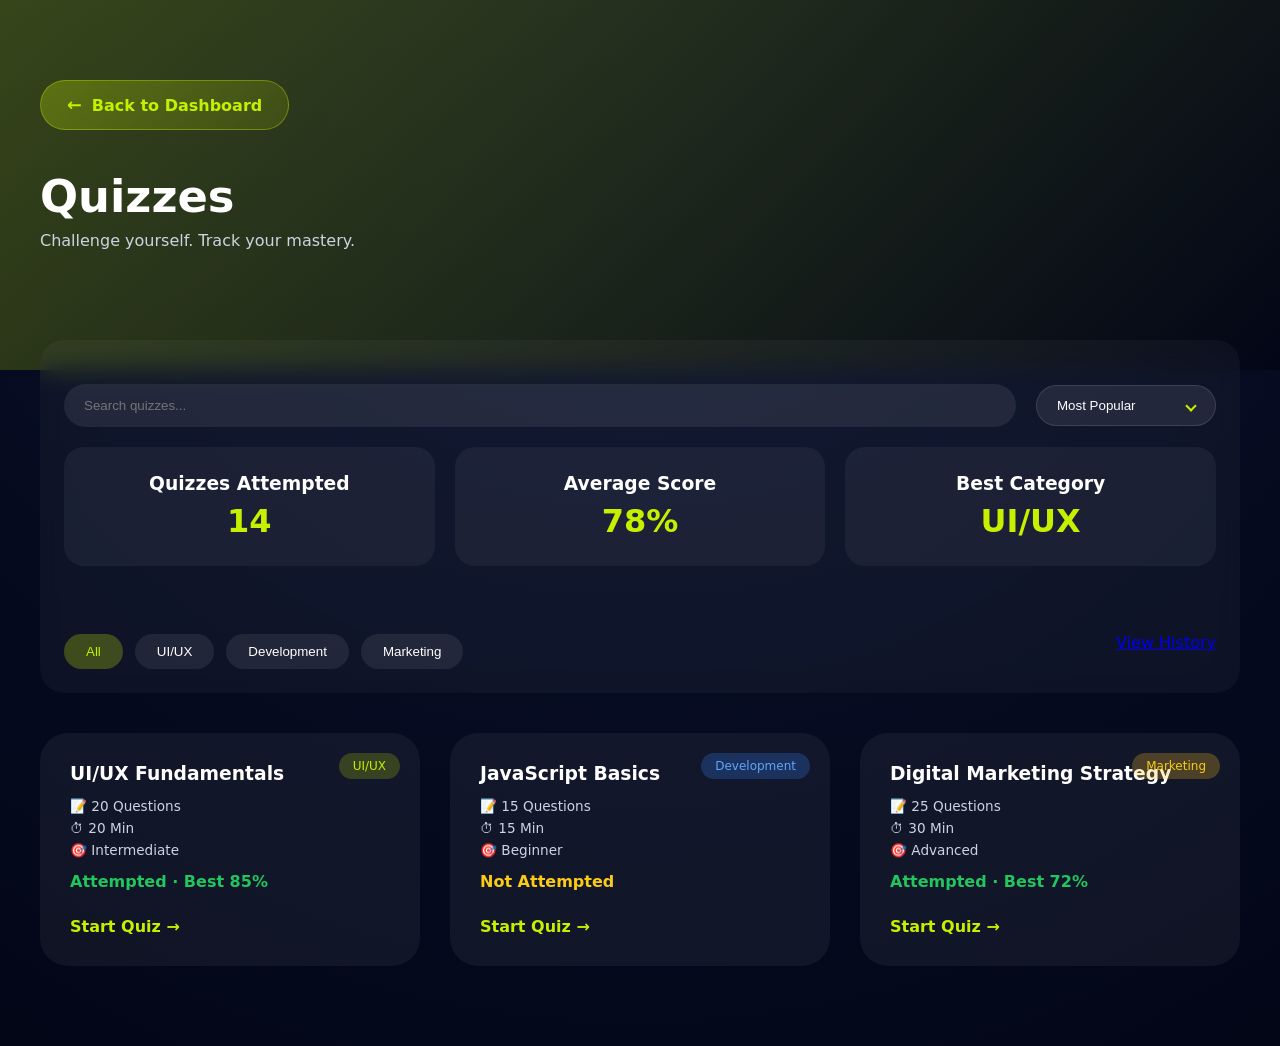
<file: allquiz.html>
<!DOCTYPE html>
<html lang="en">
<head>
  <meta charset="UTF-8">
  <meta name="viewport" content="width=device-width, initial-scale=1.0">
  <title>Educado LMS | Quizzes</title>

  <link rel="stylesheet" href="css/allquiz.css">
  <link rel="stylesheet" href="css/responsive.css">
</head>

<body>

<main class="quizzes-page">

    
  <!-- =============================
       PAGE HEADER
  ============================= -->
<section class="quiz-hero">
  <div class="hero-inner">

    <a href="dashboard.html" class="back-home-btn">
      <span class="icon">←</span>
      <span class="text">Back to Dashboard</span>
    </a>

    <h1>Quizzes</h1>
    <p>Challenge yourself. Track your mastery.</p>

  </div>
</section>


  <!-- =============================
     TOOLBAR
============================= -->
<section class="quiz-toolbar">

    <div class="first-row">

  <!-- ROW 1: SEARCH + SORT -->
  <div class="toolbar-row">
    <input 
      type="text" 
      id="searchQuiz" 
      placeholder="Search quizzes..."
      class="search-input"
    />

  <!-- SORT DROPDOWN -->
<div class="sort-dropdown" id="sortDropdown">
  <button class="sort-trigger">
    <span id="selectedSort">Most Popular</span>
    <i class="arrow"></i>
  </button>

  <ul class="sort-menu">
    <li class="active">Most Popular</li>
    <li>Newest</li>
    <li>Highest Rated</li>
  </ul>
</div>

</div>
<!-- =============================
     QUIZ INSIGHTS
============================= -->
<section class="quiz-insights">

  <div class="insight-card">
    <h3>Quizzes Attempted</h3>
    <strong>14</strong>
  </div>

  <div class="insight-card">
    <h3>Average Score</h3>
    <strong>78%</strong>
  </div>

  <div class="insight-card">
    <h3>Best Category</h3>
    <strong>UI/UX</strong>
  </div>

</section>

  <!-- ROW 2: FILTER TABS -->
   <div class="filter-history-div">
  <div class="filter-tabs">
    <button class="filter-btn active" data-category="all">All</button>
    <button class="filter-btn" data-category="uiux">UI/UX</button>
    <button class="filter-btn" data-category="development">Development</button>
    <button class="filter-btn" data-category="marketing">Marketing</button>
  </div>

<a href="quiz-history.html">View History</a>

  </div>

</section>


  <!-- =============================
       QUIZ GRID
  ============================= -->
  <section class="quiz-grid" id="quizGrid">

    <!-- QUIZ CARD -->
    <div class="quiz-card" data-title="UI UX Fundamentals" data-category="uiux">
      <div class="quiz-badge">UI/UX</div>

      <h3>UI/UX Fundamentals</h3>

      <div class="quiz-info">
        <span>📝 20 Questions</span>
        <span>⏱ 20 Min</span>
        <span>🎯 Intermediate</span>
      </div>

      <div class="quiz-status attempted">Attempted · Best 85%</div>

      <a href="quiz.html" class="start-btn">Start Quiz →</a>
    </div>

    <div class="quiz-card" data-title="JavaScript Basics" data-category="development">
      <div class="quiz-badge dev">Development</div>

      <h3>JavaScript Basics</h3>

      <div class="quiz-info">
        <span>📝 15 Questions</span>
        <span>⏱ 15 Min</span>
        <span>🎯 Beginner</span>
      </div>

      <div class="quiz-status new">Not Attempted</div>

      <a href="quiz.html" class="start-btn">Start Quiz →</a>
    </div>

    <div class="quiz-card" data-title="Digital Marketing Strategy" data-category="marketing">
      <div class="quiz-badge marketing">Marketing</div>

      <h3>Digital Marketing Strategy</h3>

      <div class="quiz-info">
        <span>📝 25 Questions</span>
        <span>⏱ 30 Min</span>
        <span>🎯 Advanced</span>
      </div>

      <div class="quiz-status attempted">Attempted · Best 72%</div>

      <a href="quiz.html" class="start-btn">Start Quiz →</a>
    </div>

  </section>

</main>

<script src="js/allquiz.js"></script>
</body>
</html>
</file>
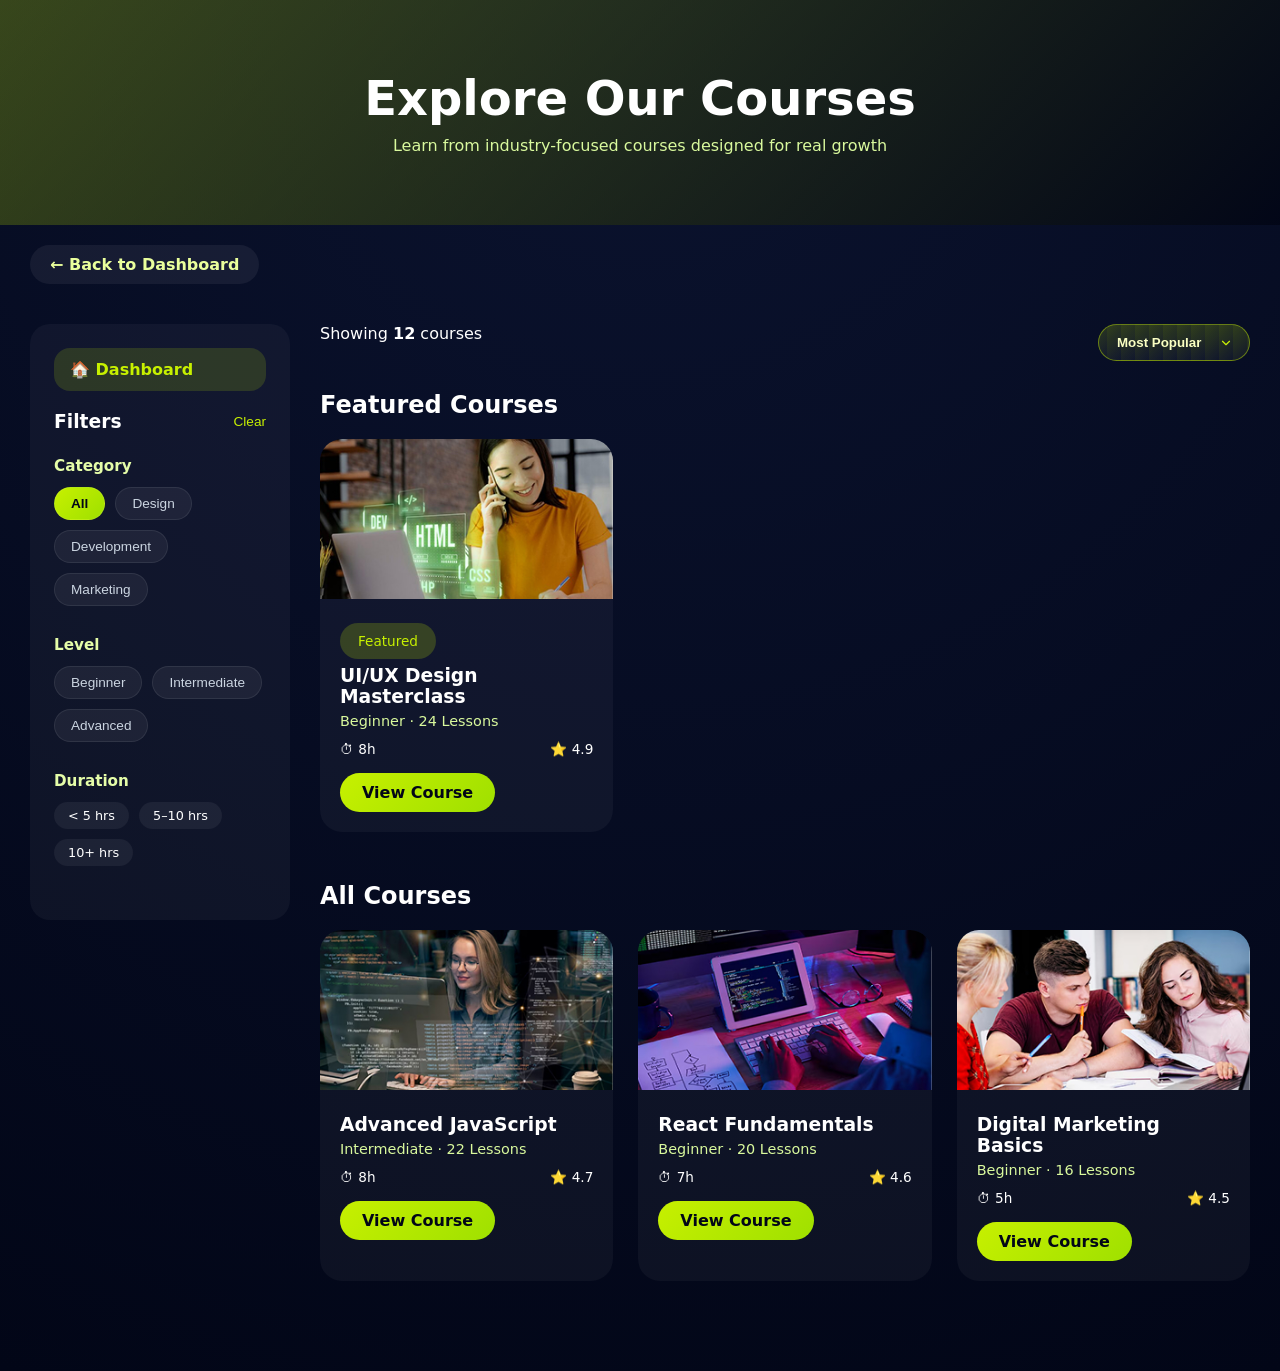
<file: courses.html>
<!DOCTYPE html>
<html lang="en">
<head>
  <meta charset="UTF-8" />
  <meta name="viewport" content="width=device-width, initial-scale=1.0"/>
  <title>Educado LMS | Courses</title>

  <link rel="stylesheet" href="css/courses.css">
  <link rel="stylesheet" href="css/responsive.css">
</head>

<body>

<div class="courses-page">

  <!-- HERO / BANNER -->
  <section class="courses-hero">
    <div class="hero-content">
      <h1>Explore Our Courses</h1>
      <p>Learn from industry-focused courses designed for real growth</p>
    </div>
  </section>

  <!-- =============================
     PAGE NAVIGATION
============================= -->
<div class="page-nav">
  <a href="dashboard.html" class="back-btn">
    ← Back to Dashboard
  </a>
</div>


  <!-- MAIN LAYOUT -->
  <div class="courses-layout">

    <!-- SIDEBAR (OPTIONAL) -->
<aside class="courses-sidebar">

<!-- =============================
     SIDEBAR NAVIGATION
============================= -->
<a href="dashboard.html" class="sidebar-home">
  🏠 Dashboard
</a>

  <div class="sidebar-header">
    <h3>Filters</h3>
    <button class="clear-btn">Clear</button>
  </div>

  <!-- CATEGORY -->
  <div class="filter-block">
    <h4>Category</h4>
    <div class="filter-pills">
      <button class="pill active">All</button>
      <button class="pill">Design</button>
      <button class="pill">Development</button>
      <button class="pill">Marketing</button>
    </div>
  </div>

  <!-- LEVEL -->
  <div class="filter-block">
    <h4>Level</h4>
    <div class="filter-pills">
      <button class="pill">Beginner</button>
      <button class="pill">Intermediate</button>
      <button class="pill">Advanced</button>
    </div>
  </div>

  <!-- DURATION -->
  <div class="filter-block">
    <h4>Duration</h4>
    <div class="duration-tags">
      <span>&lt; 5 hrs</span>
      <span>5–10 hrs</span>
      <span>10+ hrs</span>
    </div>
  </div>

</aside>


    <!-- CONTENT -->
    <main class="courses-content">

      <!-- TOP CONTROLS -->
      <div class="courses-topbar">
        <span>Showing <strong>12</strong> courses</span>

        <select class="sort-select">
          <option>Most Popular</option>
          <option>Newest</option>
          <option>Highest Rated</option>
        </select>
      </div>

      <!-- FEATURED -->
      <section class="featured-section">
        <h2>Featured Courses</h2>

        <div class="course-grid">

          <div class="course-card featured">
            <img src="Images/quix-img/Rectangle 57-2.jpg" alt="">
            <div class="course-body">
              <span class="badge">Featured</span>
              <h3>UI/UX Design Masterclass</h3>
              <p>Beginner · 24 Lessons</p>
              <div class="meta">
                <span>⏱ 8h</span>
                <span>⭐ 4.9</span>
              </div>
              <a href="course-detail.html" class="course-btn">View Course</a>
            </div>
          </div>

        </div>
      </section>



      <!-- ALL COURSES -->
      <section class="all-courses">
        <h2>All Courses</h2>

        <div class="course-grid">

          <div class="course-card">
            <img src="Images/quix-img/Rectangle 57-3.jpg" alt="">
            <div class="course-body">
              <h3>Advanced JavaScript</h3>
              <p>Intermediate · 22 Lessons</p>
              <div class="meta">
                <span>⏱ 8h</span>
                <span>⭐ 4.7</span>
              </div>
              <a href="#" class="course-btn">View Course</a>
            </div>
          </div>

          <div class="course-card">
            <img src="Images/quix-img/Rectangle 57-4.jpg" alt="">
            <div class="course-body">
              <h3>React Fundamentals</h3>
              <p>Beginner · 20 Lessons</p>
              <div class="meta">
                <span>⏱ 7h</span>
                <span>⭐ 4.6</span>
              </div>
              <a href="#" class="course-btn">View Course</a>
            </div>
          </div>

          <div class="course-card">
            <img src="Images/quix-img/Rectangle 57-7.jpg" alt="">
            <div class="course-body">
              <h3>Digital Marketing Basics</h3>
              <p>Beginner · 16 Lessons</p>
              <div class="meta">
                <span>⏱ 5h</span>
                <span>⭐ 4.5</span>
              </div>
              <a href="#" class="course-btn">View Course</a>
            </div>
          </div>

        </div>
      </section>

    </main>

  </div>

</div>

<script src="js/courses.js"></script>
</body>
</html>
</file>
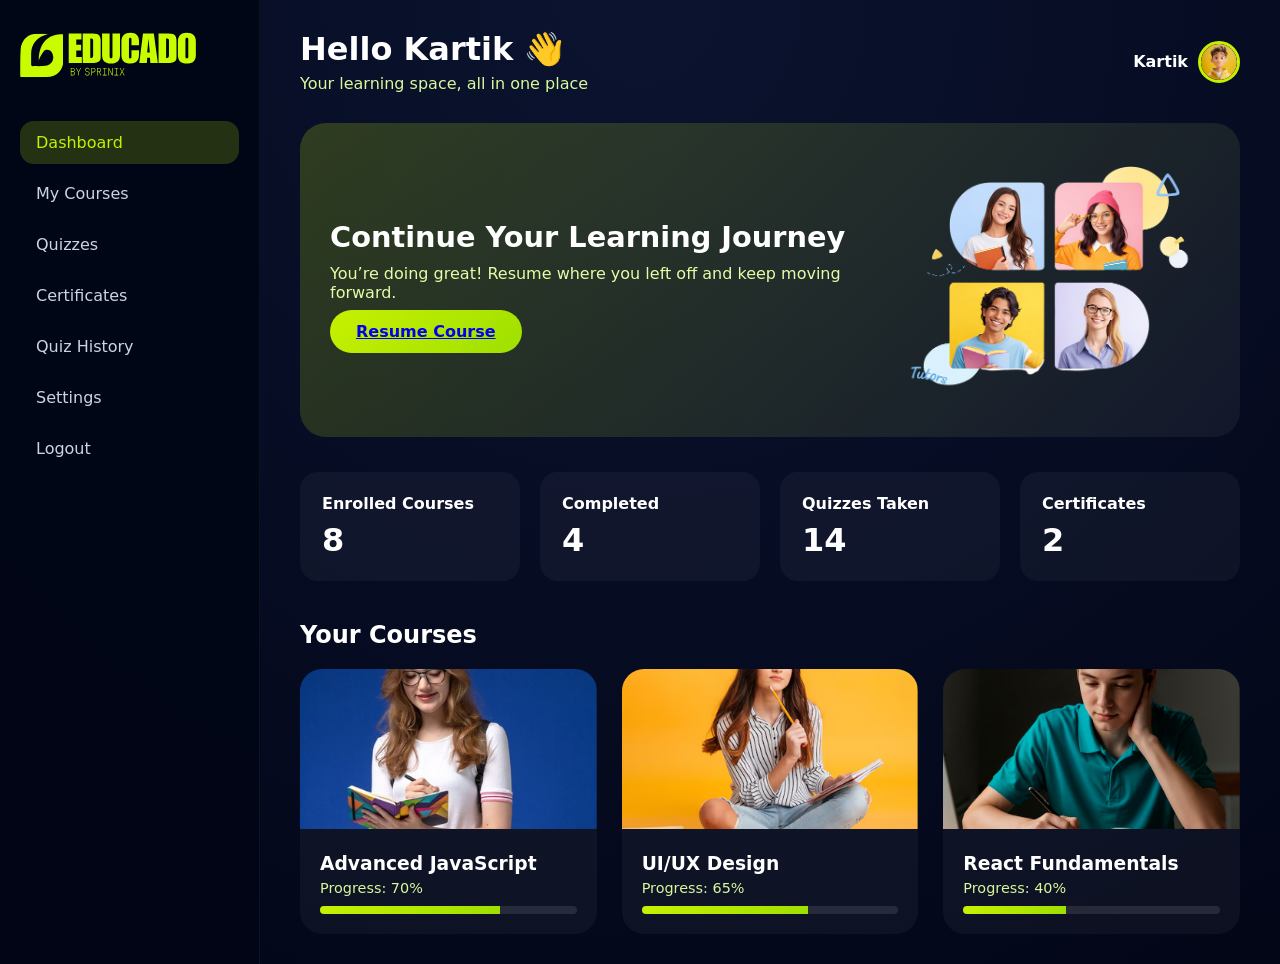
<file: dashboard.html>
<!DOCTYPE html>
<html lang="en">
<head>
  <meta charset="UTF-8" />
  <meta name="viewport" content="width=device-width, initial-scale=1.0"/>
  <title>Educado LMS | Dashboard</title>

  <link rel="stylesheet" href="css/dashboard.css">
  <link rel="stylesheet" href="css/responsive.css">
</head>

<body>

<div class="dashboard-layout">

  <!-- =============================
       SIDEBAR
  ============================= -->
  <aside class="sidebar">
    <div class="brand">
      <img src="Images/edu-logo.svg" alt="Educado">
    </div>

    <nav class="nav-links">
      <a class="active" href="dashboard.html">Dashboard</a>
      <a href="courses.html">My Courses</a>
      <a href="allquiz.html">Quizzes</a>
      <a href="result.html">Certificates</a>
      <a href="quiz-history.html">Quiz History</a>
      <a href="#">Settings</a>
      <a href="login.html">Logout</a>
    </nav>
  </aside>

  <!-- =============================
       MAIN CONTENT
  ============================= -->
  <main class="main-content">

    <!-- =============================
         TOP BAR
    ============================= -->
    <header class="topbar">
      <div>
        <h1>Hello Kartik 👋</h1>
        <p class="subtitle">Your learning space, all in one place</p>
      </div>

      <a href="profile.html" class="user-chip">
        <span>Kartik</span>
        <img src="Images/user.svg" alt="User">
      </a>
    </header>

    <!-- =============================
         HERO HIGHLIGHT
    ============================= -->
    <section class="highlight-card">
      <div class="highlight-text">
        <h2>Continue Your Learning Journey</h2>
        <p>You’re doing great! Resume where you left off and keep moving forward.</p>
        <a href="course-detail.html" class="primary-btn">Resume Course</a>
      </div>

      <div class="highlight-image">
        <img src="Images/hero-img.png" alt="Course">
      </div>
    </section>

    <!-- =============================
         KPI STATS
    ============================= -->
    <section class="kpi-grid">
      <div class="kpi-card">
        <h4>Enrolled Courses</h4>
        <strong>8</strong>
      </div>
      <div class="kpi-card">
        <h4>Completed</h4>
        <strong>4</strong>
      </div>
      <div class="kpi-card">
        <h4>Quizzes Taken</h4>
        <strong>14</strong>
      </div>
      <div class="kpi-card">
        <h4>Certificates</h4>
        <strong>2</strong>
      </div>
    </section>

    <!-- =============================
         COURSES
    ============================= -->
    <section class="courses-section">
      <h2>Your Courses</h2>

      <div class="course-grid">

        <div class="course-card">
          <img src="Images/Rectangle 54.png" alt="JS">
          <div class="course-body">
            <h3>Advanced JavaScript</h3>
            <p>Progress: 70%</p>
            <div class="progress-bar"><span style="width:70%"></span></div>
          </div>
        </div>

        <div class="course-card">
          <img src="Images/Rectangle 53.png" alt="UIUX">
          <div class="course-body">
            <h3>UI/UX Design</h3>
            <p>Progress: 65%</p>
            <div class="progress-bar"><span style="width:65%"></span></div>
          </div>
        </div>

        <div class="course-card">
          <img src="Images/Rectangle 52.png" alt="React">
          <div class="course-body">
            <h3>React Fundamentals</h3>
            <p>Progress: 40%</p>
            <div class="progress-bar"><span style="width:40%"></span></div>
          </div>
        </div>

      </div>
    </section>

  </main>

</div>

<script src="js/dashboard.js"></script>
</body>
</html>
</file>
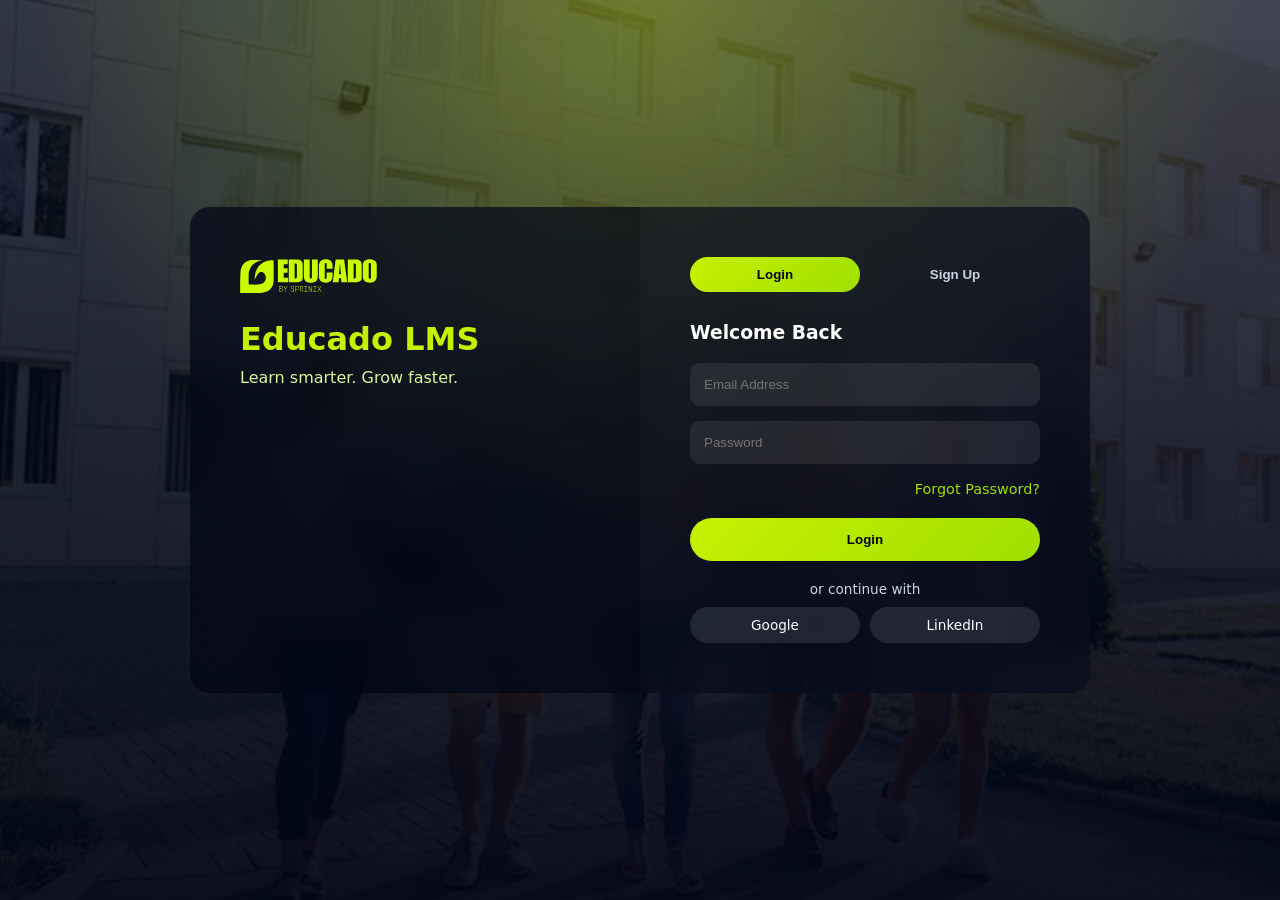
<file: login.html>
<!DOCTYPE html>
<html lang="en">
<head>
  <meta charset="UTF-8">
  <meta name="viewport" content="width=device-width, initial-scale=1.0">
  <title>Educado LMS | Login</title>

  <link rel="stylesheet" href="css/auth.css">
  <link rel="stylesheet" href="css/responsive.css">
</head>

<body>

  <main class="auth-screen">

    <div class="auth-overlay"></div>

    <section class="auth-container">

      <!-- LEFT BRAND -->
      <div class="auth-brand">
        <img src="Images/edu-logo.svg" alt="Educado Logo">
        <h2>Educado LMS</h2>
        <p>Learn smarter. Grow faster.</p>
      </div>

      <!-- RIGHT FORM -->
      <div class="auth-box">

        <!-- SWITCH -->
        <div class="auth-switch">
          <button class="switch-btn active" data-form="login">Login</button>
          <button class="switch-btn" data-form="signup">Sign Up</button>
        </div>

        <!-- LOGIN FORM -->
        <form class="auth-form login-form active">
          <h3>Welcome Back</h3>

          <input type="email" placeholder="Email Address" required>
          <input type="password" placeholder="Password" required>

          <div class="form-links">
            <a href="#" class="forgot-link">Forgot Password?</a>
          </div>

          <button type="submit" class="auth-btn">Login</button>

          <div class="social-login">
            <span>or continue with</span>
            <div class="social-icons">
              <a href="#">Google</a>
              <a href="#">LinkedIn</a>
            </div>
          </div>
        </form>

        <!-- SIGNUP FORM -->
        <form class="auth-form signup-form">
          <h3>Create Account</h3>

          <input type="text" placeholder="Full Name" required>
          <input type="email" placeholder="Email Address" required>
          <input type="password" placeholder="Create Password" required>

          <button type="submit" class="auth-btn">Create Account</button>

          <div class="social-login">
            <span>or sign up with</span>
            <div class="social-icons">
              <a href="#">Google</a>
              <a href="#">LinkedIn</a>
            </div>
          </div>
        </form>

      </div>

    </section>

  </main>

  <script src="js/auth.js"></script>
</body>
</html>
</file>
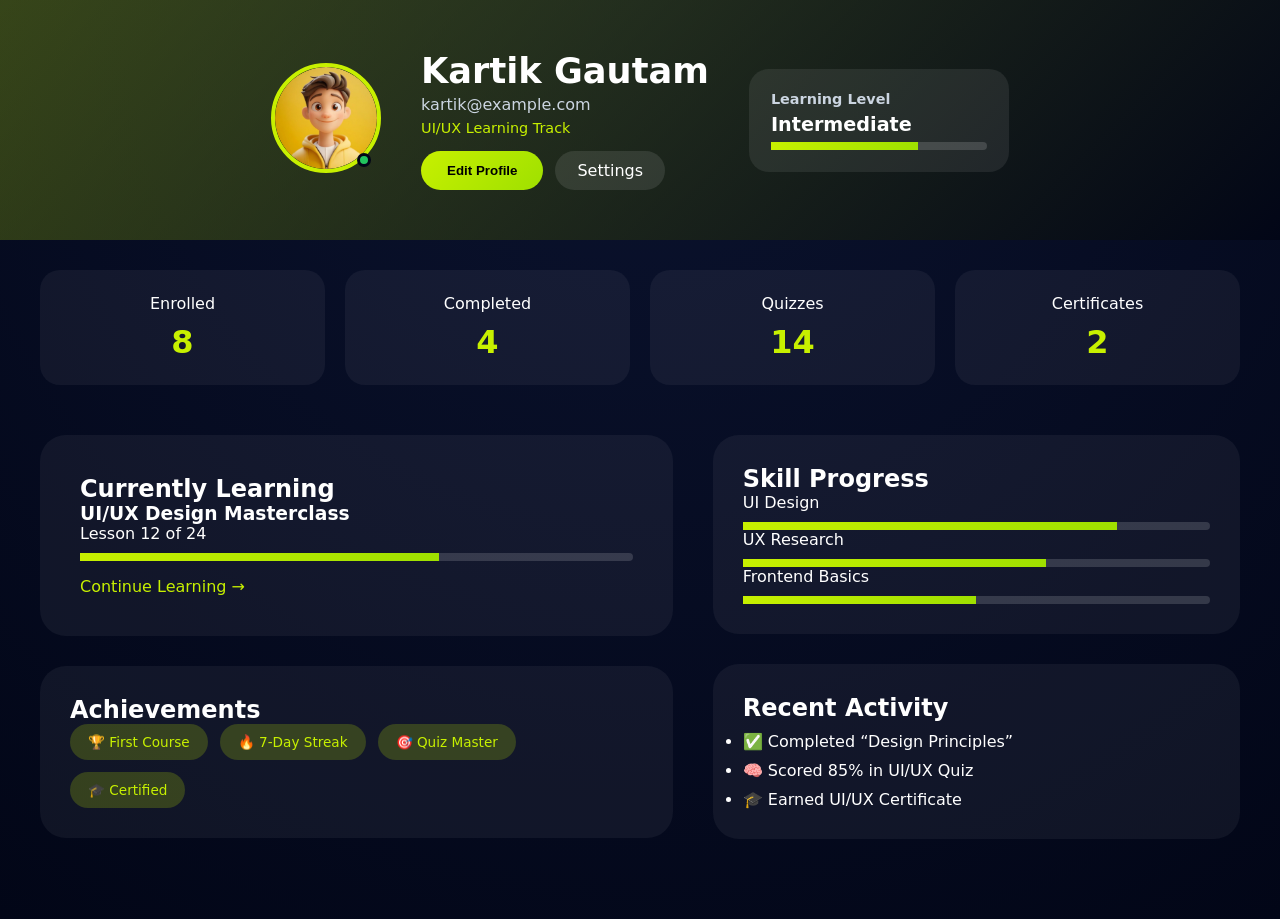
<file: profile.html>
<!DOCTYPE html>
<html lang="en">
<head>
  <meta charset="UTF-8" />
  <meta name="viewport" content="width=device-width, initial-scale=1.0"/>
  <title>Educado LMS | Profile</title>

  <link rel="stylesheet" href="css/profile.css">
  <link rel="stylesheet" href="css/responsive.css">
</head>

<body>

<main class="profile-page">
<!-- =============================
     PROFILE HERO (FIXED STRUCTURE)
============================= -->
<section class="profile-hero">

  <div class="hero-container">

    <!-- LEFT : AVATAR -->
    <div class="hero-avatar">
      <img src="Images/user.svg" alt="User Avatar">
      <span class="online-dot"></span>
    </div>

    <!-- CENTER : USER INFO -->
    <div class="hero-info">
      <h1>Kartik Gautam</h1>
      <p class="email">kartik@example.com</p>
      <span class="track">UI/UX Learning Track</span>

      <div class="hero-actions">
        <button class="primary-btn">Edit Profile</button>
        <a href="settings.html" class="ghost-btn">Settings</a>
      </div>
    </div>

    <!-- RIGHT : LEVEL -->
    <div class="hero-level">
      <h4>Learning Level</h4>
      <strong>Intermediate</strong>

      <div class="level-bar">
        <span style="width:68%"></span>
      </div>
    </div>

  </div>
</section>

  <!-- =============================
       STATS STRIP
  ============================= -->
  <section class="stats-strip">

    <div class="stat-card" data-count="8">
      <label>Enrolled</label>
      <span>0</span>
    </div>

    <div class="stat-card" data-count="4">
      <label>Completed</label>
      <span>0</span>
    </div>

    <div class="stat-card" data-count="14">
      <label>Quizzes</label>
      <span>0</span>
    </div>

    <div class="stat-card" data-count="2">
      <label>Certificates</label>
      <span>0</span>
    </div>

  </section>

  <!-- =============================
       MAIN GRID
  ============================= -->
  <section class="profile-grid">

    <!-- LEFT COLUMN -->
    <div class="left-col">

      <div class="card large hover-rise">
        <h2>Currently Learning</h2>
        <h3>UI/UX Design Masterclass</h3>
        <p>Lesson 12 of 24</p>

        <div class="progress">
          <span style="width:65%"></span>
        </div>

        <a href="video-lesson.html" class="link-btn">
          Continue Learning →
        </a>
      </div>

      <div class="card hover-rise">
        <h2>Achievements</h2>
        <div class="badges">
          <span>🏆 First Course</span>
          <span>🔥 7-Day Streak</span>
          <span>🎯 Quiz Master</span>
          <span>🎓 Certified</span>
        </div>
      </div>

    </div>

    <!-- RIGHT COLUMN -->
    <div class="right-col">

      <div class="card hover-rise">
        <h2>Skill Progress</h2>

        <div class="skill">
          <label>UI Design</label>
          <div class="bar"><span style="width:80%"></span></div>
        </div>

        <div class="skill">
          <label>UX Research</label>
          <div class="bar"><span style="width:65%"></span></div>
        </div>

        <div class="skill">
          <label>Frontend Basics</label>
          <div class="bar"><span style="width:50%"></span></div>
        </div>
      </div>

      <div class="card hover-rise">
        <h2>Recent Activity</h2>
        <ul class="activity">
          <li>✅ Completed “Design Principles”</li>
          <li>🧠 Scored 85% in UI/UX Quiz</li>
          <li>🎓 Earned UI/UX Certificate</li>
        </ul>
      </div>

    </div>

  </section>

</main>

<script src="js/profile.js"></script>
</body>
</html>
</file>
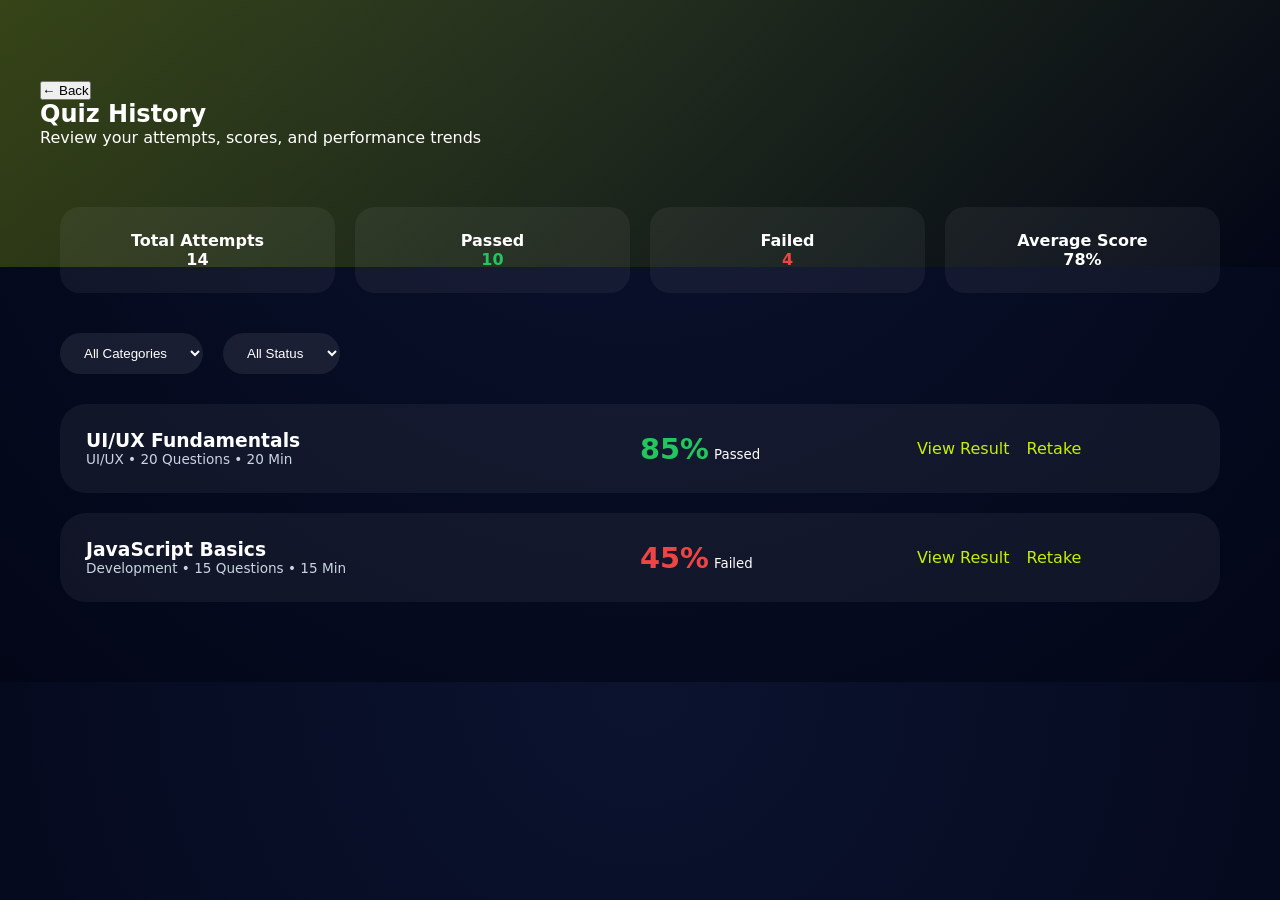
<file: quiz-history.html>
<!DOCTYPE html>
<html lang="en">
<head>
  <meta charset="UTF-8" />
  <meta name="viewport" content="width=device-width, initial-scale=1.0"/>
  <title>Educado LMS | Quiz History</title>

  <link rel="stylesheet" href="css/quiz-history.css">
  <link rel="stylesheet" href="css/responsive.css">
</head>

<body>

<main class="history-page">

  <!-- =============================
       HERO
  ============================= -->
  <section class="history-hero">
    <div class="hero-inner">

      <!-- BACK BUTTON -->
      <button class="back-home-btn" onclick="goBack()">
        <span class="icon">←</span>
        <span class="text">Back</span>
      </button>

      <h1>Quiz History</h1>
      <p>Review your attempts, scores, and performance trends</p>
    </div>
  </section>

  <!-- =============================
       STATS OVERVIEW
  ============================= -->
  <section class="history-stats">

    <div class="stat-card">
      <h4>Total Attempts</h4>
      <strong>14</strong>
    </div>

    <div class="stat-card">
      <h4>Passed</h4>
      <strong class="green">10</strong>
    </div>

    <div class="stat-card">
      <h4>Failed</h4>
      <strong class="red">4</strong>
    </div>

    <div class="stat-card">
      <h4>Average Score</h4>
      <strong>78%</strong>
    </div>

  </section>

  <!-- =============================
       FILTER BAR
  ============================= -->
  <section class="history-filters">
    <select>
      <option>All Categories</option>
      <option>UI/UX</option>
      <option>Development</option>
      <option>Marketing</option>
    </select>

    <select>
      <option>All Status</option>
      <option>Passed</option>
      <option>Failed</option>
    </select>
  </section>

  <!-- =============================
       HISTORY LIST
  ============================= -->
  <section class="history-list">

    <!-- ITEM -->
    <div class="history-card slide-up">
      <div>
        <h3>UI/UX Fundamentals</h3>
        <p class="meta">UI/UX • 20 Questions • 20 Min</p>
      </div>

      <div class="score">
        <span class="passed">85%</span>
        <small>Passed</small>
      </div>

      <div class="actions">
        <a href="result.html">View Result</a>
        <a href="quiz.html">Retake</a>
      </div>
    </div>

    <div class="history-card slide-up">
      <div>
        <h3>JavaScript Basics</h3>
        <p class="meta">Development • 15 Questions • 15 Min</p>
      </div>

      <div class="score">
        <span class="failed">45%</span>
        <small>Failed</small>
      </div>

      <div class="actions">
        <a href="result.html">View Result</a>
        <a href="quiz.html">Retake</a>
      </div>
    </div>

  </section>

</main>

<script src="js/quiz-history.js"></script>
</body>
</html>
</file>
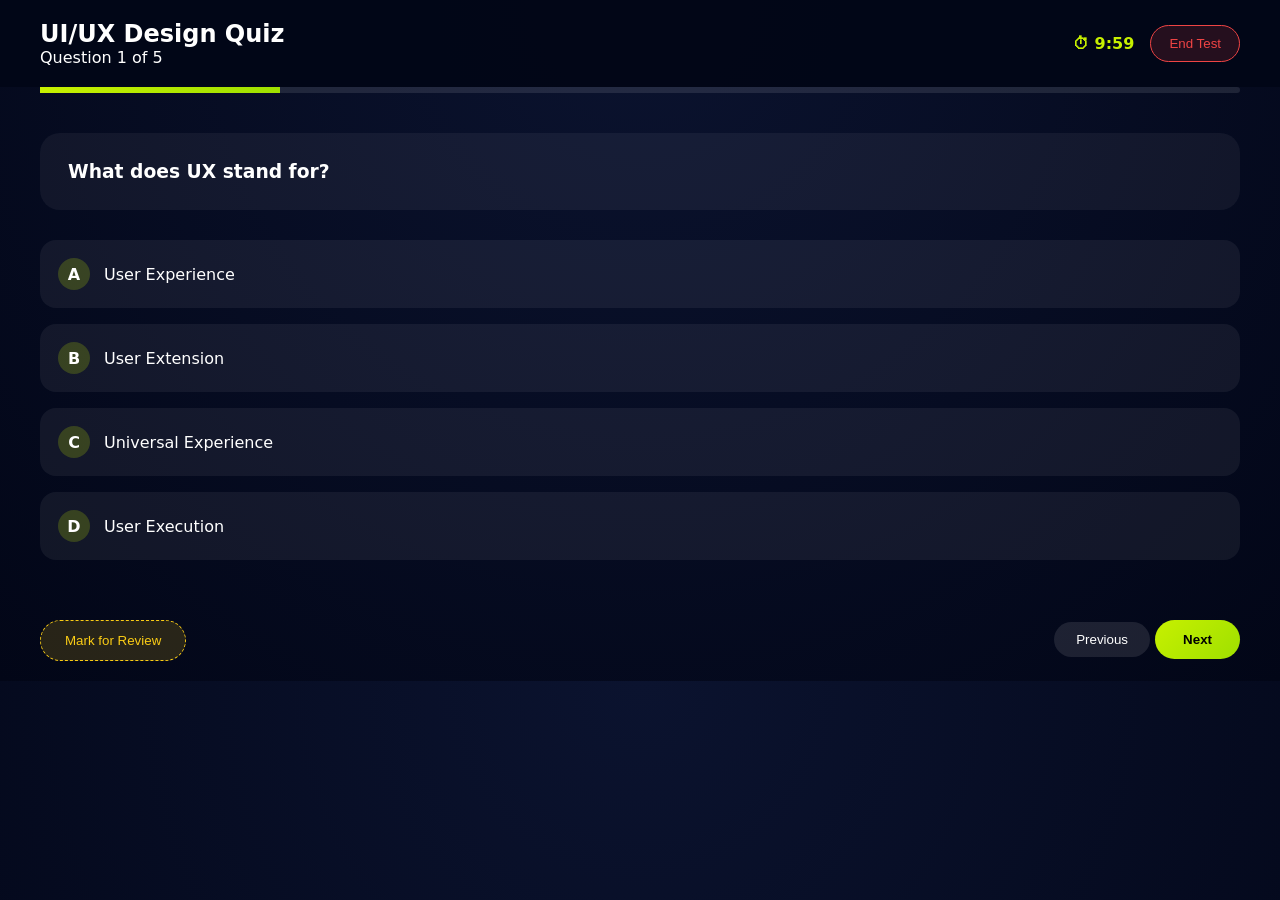
<file: quiz.html>
<!DOCTYPE html>
<html lang="en">
<head>
  <meta charset="UTF-8" />
  <meta name="viewport" content="width=device-width, initial-scale=1.0"/>
  <title>Educado LMS | Quiz</title>

  <link rel="stylesheet" href="css/quiz.css">
  <link rel="stylesheet" href="css/responsive.css">
</head>

<body>

<!-- =============================
     QUIZ PAGE
============================= -->
<main class="quiz-page">

  <!-- =============================
       QUIZ TOP BAR
  ============================= -->
  <header class="quiz-header">
    <div>
      <h2>UI/UX Design Quiz</h2>
      <p id="questionCounter">Question 1 of 5</p>
    </div>

    <div class="quiz-controls">
      <span class="timer">⏱ <span id="timer">10:00</span></span>
      <button id="endTestBtn" class="danger-btn">End Test</button>
    </div>
  </header>

  <!-- =============================
       PROGRESS BAR
  ============================= -->
  <div class="progress-wrapper">
    <div class="progress-bar">
      <span id="progress"></span>
    </div>
  </div>

  <!-- =============================
       MAIN CONTENT
  ============================= -->
  <section class="quiz-content">

    <!-- QUESTION -->
    <div class="question-box fade-in">
      <h3 id="questionText"></h3>
    </div>

    <!-- OPTIONS -->
    <div class="options-box" id="options"></div>

  </section>

  <!-- =============================
       FOOTER ACTIONS
  ============================= -->
  <footer class="quiz-footer">

    <button id="markBtn" class="review-btn">
      Mark for Review
    </button>

    <div class="nav-buttons">
      <button id="prevBtn" class="ghost-btn">Previous</button>
      <button id="nextBtn" class="primary-btn">Next</button>
    </div>

  </footer>

</main>

<script src="js/quiz.js"></script>
</body>
</html>
</file>
<file: css/allquiz.css>
body {
  font-family: "Segoe UI", system-ui, sans-serif;
  background: radial-gradient(circle at top, #0b132f, #020617);
  color: #fff;
}



/* =============================
   BACK TO HOME BUTTON (ADVANCED)
============================= */
.back-home-btn {
  display: inline-flex;
  align-items: center;
  gap: 10px;
  padding: 14px 26px;
  border-radius: 40px;
  background: linear-gradient(
    135deg,
    rgba(199,240,0,0.25),
    rgba(199,240,0,0.12)
  );
  color: #c7f000;
  font-weight: 600;
  text-decoration: none;
  position: relative;
  overflow: hidden;
  transition: all 0.4s ease;
  box-shadow: 
    0 0 0 rgba(199,240,0,0.0),
    inset 0 0 0 rgba(255,255,255,0);
    margin-bottom: 40px;
}

/* Icon */
.back-home-btn .icon {
  font-size: 1.1rem;
  transition: transform 0.4s ease;
}

/* Glow ring */
.back-home-btn::before {
  content: "";
  position: absolute;
  inset: 0;
  border-radius: inherit;
  box-shadow: 0 0 0 0 rgba(199,240,0,0.6);
  opacity: 0;
  transition: all 0.4s ease;
}

/* Hover effects */
.back-home-btn:hover {
  transform: translateY(-3px);
  box-shadow:
    0 15px 40px rgba(199,240,0,0.35),
    inset 0 0 0 1px rgba(255,255,255,0.12);
}

.back-home-btn:hover::before {
  opacity: 1;
  box-shadow: 0 0 0 8px rgba(199,240,0,0.08);
}

.back-home-btn:hover .icon {
  transform: translateX(-6px);
}

/* Active (click) */
.back-home-btn:active {
  transform: translateY(0);
  box-shadow: 0 8px 20px rgba(199,240,0,0.25);
}


/* HERO */
.quiz-hero {
  padding: 80px 20px 120px;
  background: linear-gradient(
    135deg,
    rgba(199,240,0,0.25),
    #020617
  );
}

.hero-inner {
  max-width: 1200px;
  margin: auto;
}

.quiz-hero h1 {
  font-size: 2.8rem;
}

.quiz-hero p {
  margin-top: 8px;
  color: #cbd5e1;
}

/* =============================
   TOOLBAR LAYOUT
============================= */
.quiz-toolbar {
  max-width: 1200px;
  margin: -30px auto 40px;
  padding: 24px;
  background: rgba(255,255,255,0.04);
  border-radius: 24px;
  backdrop-filter: blur(12px);
}

/* ROW 1 */
.toolbar-row {
  display: flex;
  gap: 20px;
  align-items: center;
  margin: 20px 0;
}

.search-input {
  flex: 1;
  padding: 14px 20px;
  border-radius: 30px;
  background: rgba(255,255,255,0.08);
  border: none;
  color: #fff;
}

.sort-select {
  padding: 12px 18px;
  border-radius: 30px;
  background: rgba(255,255,255,0.08);
  color: #fff;
  border: none;
}

.filter-history-div {
    display: flex;
    justify-content: space-between;
    align-items: center;
}

/* =============================
   GLOBAL BACK / HOME BUTTON
============================= */
.back-home-btn {
  display: inline-flex;
  align-items: center;
  gap: 10px;
  padding: 14px 26px;
  border-radius: 40px;
  background: linear-gradient(
    135deg,
    rgba(199,240,0,0.28),
    rgba(199,240,0,0.12)
  );
  color: #c7f000;
  font-weight: 600;
  text-decoration: none;
  border: 1px solid rgba(199,240,0,0.35);
  position: relative;
  overflow: hidden;
  cursor: pointer;
  transition: all 0.4s ease;
  box-shadow: 0 0 0 rgba(199,240,0,0);
}

/* Arrow icon */
.back-home-btn .icon {
  font-size: 1.1rem;
  transition: transform 0.4s ease;
}

/* Glow ring */
.back-home-btn::before {
  content: "";
  position: absolute;
  inset: 0;
  border-radius: inherit;
  box-shadow: 0 0 0 0 rgba(199,240,0,0.6);
  opacity: 0;
  transition: all 0.4s ease;
}

/* Hover */
.back-home-btn:hover {
  transform: translateY(-3px);
  box-shadow:
    0 18px 45px rgba(199,240,0,0.35),
    inset 0 0 0 1px rgba(255,255,255,0.12);
}

.back-home-btn:hover::before {
  opacity: 1;
  box-shadow: 0 0 0 10px rgba(199,240,0,0.08);
}

.back-home-btn:hover .icon {
  transform: translateX(-6px);
}

/* Active (click) */
.back-home-btn:active {
  transform: translateY(0);
  box-shadow: 0 10px 25px rgba(199,240,0,0.25);
}



.quiz-insights {
  max-width: 1200px;
  margin: 0 auto 50px;
  display: grid;
  grid-template-columns: repeat(3,1fr);
  gap: 20px;
}

.insight-card {
  background: rgba(255,255,255,0.05);
  border-radius: 20px;
  padding: 26px;
  text-align: center;
}

.insight-card strong {
  display: block;
  margin-top: 8px;
  font-size: 2rem;
  color: #c7f000;
}


/* ROW 2 */
.filter-tabs {
  display: flex;
  gap: 12px;
  margin-top: 18px;
}

.filter-btn {
  padding: 10px 22px;
  border-radius: 30px;
  background: rgba(255,255,255,0.08);
  border: none;
  color: #fff;
  cursor: pointer;
  transition: all .3s;
}

.filter-btn.active,
.filter-btn:hover {
  background: rgba(199,240,0,0.25);
  color: #c7f000;
}

/* SORT */
#sortQuiz {
  margin-left: auto;
  padding: 10px 18px;
  border-radius: 30px;
  background: rgba(255,255,255,0.1);
  color: #fff;
  border: none;
}

/* =============================
   CUSTOM SORT DROPDOWN
============================= */
.sort-dropdown {
  position: relative;
  min-width: 180px;
}

.sort-trigger {
  width: 100%;
  padding: 12px 20px;
  border-radius: 30px;
  background: rgba(255,255,255,0.08);
  border: 1px solid rgba(255,255,255,0.12);
  color: #fff;
  display: flex;
  align-items: center;
  justify-content: space-between;
  cursor: pointer;
  transition: all 0.3s ease;
}

.sort-trigger:hover {
  background: rgba(199,240,0,0.18);
  border-color: rgba(199,240,0,0.4);
}

/* Arrow */
.sort-trigger .arrow {
  width: 8px;
  height: 8px;
  border-right: 2px solid #c7f000;
  border-bottom: 2px solid #c7f000;
  transform: rotate(45deg);
  transition: transform 0.3s ease;
}

.sort-dropdown.open .arrow {
  transform: rotate(-135deg);
}

/* Dropdown Menu */
.sort-menu {
  position: absolute;
  top: 110%;
  left: 0;
  width: 100%;
  background: rgba(10,15,35,0.98);
  border-radius: 18px;
  padding: 6px;
  list-style: none;
  box-shadow: 0 25px 60px rgba(0,0,0,0.6);
  opacity: 0;
  transform: translateY(-10px);
  pointer-events: none;
  transition: all 0.3s ease;
  z-index: 20;
}

.sort-dropdown.open .sort-menu {
  opacity: 1;
  transform: translateY(0);
  pointer-events: auto;
}

/* Options */
.sort-menu li {
  padding: 10px 14px;
  border-radius: 12px;
  font-size: 0.9rem;
  color: #e5e7eb;
  cursor: pointer;
  transition: all 0.25s ease;
}

/* Hover */
.sort-menu li:hover {
  background: rgba(199,240,0,0.18);
  color: #c7f000;
}

/* Active / Selected */
.sort-menu li.active {
  background: rgba(199,240,0,0.25);
  color: #c7f000;
  font-weight: 600;
}



/* GRID */
.quiz-grid {
  max-width: 1200px;
  margin: 40px auto 80px;

  display: grid;
  grid-template-columns: repeat(3, 1fr);
  gap: 30px;
}

/* CARD */
.quiz-card {
  background: rgba(255,255,255,0.05);
  border-radius: 28px;
  padding: 30px;
  position: relative;
  transition: transform .4s, box-shadow .4s;
}

.quiz-card:hover {
  transform: translateY(-10px);
  box-shadow: 0 40px 80px rgba(199,240,0,0.25);
}

.quiz-badge {
  position: absolute;
  top: 20px;
  right: 20px;
  padding: 6px 14px;
  border-radius: 20px;
  background: rgba(199,240,0,0.2);
  color: #c7f000;
  font-size: 0.75rem;
}

.quiz-badge.dev { background: rgba(59,130,246,0.25); color: #60a5fa; }
.quiz-badge.marketing { background: rgba(251,191,36,0.25); color: #facc15; }

.quiz-info {
  margin: 14px 0;
  display: flex;
  flex-direction: column;
  gap: 6px;
  font-size: 0.85rem;
  color: #cbd5e1;
}

/* STATUS */
.quiz-status {
  margin: 14px 0;
  font-weight: 600;
}

.quiz-status.attempted { color: #22c55e; }
.quiz-status.new { color: #facc15; }

/* CTA */
.start-btn {
  display: inline-block;
  margin-top: 12px;
  color: #c7f000;
  text-decoration: none;
  font-weight: 600;
}
</file>
<file: css/responsive.css>
@media (max-width: 1200px) {
  .course-grid {
    grid-template-columns: repeat(2, 1fr);
  }

  .kpi-grid {
    grid-template-columns: repeat(2, 1fr);
  }
}

@media (max-width: 900px) {
  .dashboard-layout {
    flex-direction: column;
  }

  .sidebar {
    width: 100%;
    display: flex;
    overflow-x: auto;
  }

  .nav-links {
    display: flex;
    gap: 10px;
  }

  .highlight-card {
    flex-direction: column;
    text-align: center;
  }

  .highlight-image img {
    width: 180px;
    margin-top: 20px;
  }
}

@media (max-width: 600px) {
  .course-grid {
    grid-template-columns: 1fr;
  }

  .main-content {
    padding: 20px;
  }
}


/* ----------------------COURSE PAGE------------------ */
@media (max-width: 1200px) {
  .course-grid {
    grid-template-columns: repeat(2, 1fr);
  }

  .courses-layout {
    grid-template-columns: 1fr;
  }
}

@media (max-width: 768px) {
  .courses-hero h1 {
    font-size: 2.2rem;
  }
}

@media (max-width: 600px) {
  .course-grid {
    grid-template-columns: 1fr;
  }

  .courses-layout {
    padding: 30px 20px;
  }
}

/* ----------------------COURSE Detail PAGE------------------ */

@media (max-width: 1000px) {
  .course-hero {
    flex-direction: column;
  }

  .course-layout {
    grid-template-columns: 1fr;
  }

  .hero-image img {
    width: 100%;
  }
}

@media (max-width: 600px) {
  .course-hero,
  .course-layout {
    padding: 30px 20px;
  }

  .hero-content h1 {
    font-size: 2rem;
  }
}



/* ---------------------------VIDEO LESSONS PAGE----------------- */

@media (max-width: 1000px) {
  .lesson-layout {
    grid-template-columns: 1fr;
  }

  .video-card video {
    height: 320px;
  }
}

@media (max-width: 600px) {
  .lesson-layout {
    padding: 20px;
  }

  .lesson-topbar {
    padding: 15px 20px;
  }
}


/* --------------------QUIZPAGE------------------------ */
@media (max-width: 768px) {
  .quiz-content {
    padding: 24px;
  }

  .quiz-footer {
    flex-direction: column;
    gap: 14px;
  }
}


/* ----------------------Profile PAGE------------------- */

/* ===============================
   RESET & BASE
================================ */
* { margin: 0; padding: 0; box-sizing: border-box; }

body {
  font-family: 'Segoe UI', system-ui, sans-serif;
  background: radial-gradient(circle at top, #0b132f, #020617);
  color: #fff;
}

/* ===============================
   PROFILE HERO
================================ */
.profile-hero {
  display: flex;
  gap: 30px;
  align-items: center;
  padding: 50px;
  background: linear-gradient(135deg, rgba(199,240,0,0.25), #020617);
}

.profile-avatar img {
  width: 120px;
  border-radius: 50%;
  border: 4px solid #c7f000;
}

.profile-info h1 {
  font-size: 2.4rem;
}

.profile-info p {
  color: #d9f99d;
  margin: 6px 0 16px;
}

/* ===============================
   STATS
================================ */
.stats-grid {
  display: grid;
  grid-template-columns: repeat(4, 1fr);
  gap: 20px;
  padding: 40px 50px;
}

.stat-card {
  background: rgba(255,255,255,0.05);
  border-radius: 20px;
  padding: 24px;
  text-align: center;
  transition: transform 0.3s, box-shadow 0.3s;
}

.stat-card:hover {
  transform: translateY(-6px);
  box-shadow: 0 20px 50px rgba(199,240,0,0.25);
}

.stat-card span {
  display: block;
  font-size: 2rem;
  font-weight: 700;
  margin-top: 10px;
}

/* ===============================
   CONTENT
================================ */
.profile-content {
  padding: 20px 50px 60px;
  display: grid;
  grid-template-columns: repeat(2, 1fr);
  gap: 30px;
}

.content-card {
  background: rgba(255,255,255,0.05);
  border-radius: 24px;
  padding: 30px;
  transition: transform 0.3s, box-shadow 0.3s;
}

.content-card:hover {
  transform: translateY(-6px);
  box-shadow: 0 25px 60px rgba(199,240,0,0.2);
}

/* ===============================
   ACTIONS & BADGES
================================ */
.action-links {
  display: flex;
  gap: 12px;
  flex-wrap: wrap;
}

.badges {
  display: flex;
  gap: 12px;
  flex-wrap: wrap;
}

.badge {
  padding: 10px 18px;
  border-radius: 30px;
  background: rgba(199,240,0,0.2);
  color: #c7f000;
  font-size: 0.85rem;
}

/* ===============================
   BUTTONS
================================ */
.outline-btn {
  padding: 10px 24px;
  border-radius: 40px;
  background: transparent;
  border: 1px solid #c7f000;
  color: #c7f000;
  cursor: pointer;
}

.ghost-btn {
  padding: 10px 22px;
  border-radius: 40px;
  background: rgba(255,255,255,0.1);
  color: #fff;
  text-decoration: none;
}

/* ===============================
   ANIMATIONS
================================ */
.fade-in {
  animation: fadeIn 0.8s ease forwards;
}

.slide-up {
  animation: slideUp 0.8s ease forwards;
}

@keyframes fadeIn {
  from { opacity: 0; }
  to { opacity: 1; }
}

@keyframes slideUp {
  from { opacity: 0; transform: translateY(30px); }
  to { opacity: 1; transform: translateY(0); }
}


@media (max-width: 900px) {
  .hero-container {
    grid-template-columns: 1fr;
    text-align: center;
  }

  .hero-avatar {
    margin: auto;
  }

  .hero-level {
    width: 100%;
  }

  .hero-actions {
    justify-content: center;
  }
}


/* ---------------------All QUIZ PAGE-------------------- */

@media (max-width: 1000px) {
  .quiz-grid {
    grid-template-columns: repeat(2,1fr);
  }
}

@media (max-width: 768px) {
  .quiz-toolbar {
    flex-direction: column;
    align-items: flex-start;
  }

  .quiz-grid {
    grid-template-columns: 1fr;
    padding: 0 20px;
  }

  .quiz-hero {
    padding: 40px 20px;
  }
}


@media (max-width: 768px) {
  .toolbar-row {
    flex-direction: column;
  }

  .quiz-insights {
    grid-template-columns: 1fr;
  }

  .filter-tabs {
    overflow-x: auto;
  }
}



/* --------------------QUIZ HISTORY PAGE------------------- */
@media (max-width: 900px) {
  .history-stats {
    grid-template-columns: repeat(2,1fr);
  }

  .history-card {
    grid-template-columns: 1fr;
    gap: 16px;
  }
}

@media (max-width: 600px) {
  .history-filters {
    flex-direction: column;
  }
}
</file>
<file: css/courses.css>
* {
  margin: 0;
  padding: 0;
  box-sizing: border-box;
}

body {
  font-family: 'Segoe UI', system-ui, sans-serif;
  background: #020617;
  color: #fff;
}

/* HERO */
.courses-hero {
  padding: 70px 20px;
  text-align: center;
  background: linear-gradient(
    135deg,
    rgba(199,240,0,0.25),
    rgba(2,6,23,0.95)
  );
}

.courses-hero h1 {
  font-size: 3rem;
  margin-bottom: 10px;
}

.courses-hero p {
  color: #d9f99d;
}

/* LAYOUT */
.courses-layout {
  display: grid;
  grid-template-columns: 260px 1fr;
  max-width: 1400px;
  margin: auto;
  padding: 40px 30px;
  gap: 30px;
}

/* SIDEBAR */
.courses-sidebar {
  background: rgba(255,255,255,0.04);
  border-radius: 20px;
  padding: 24px;
  height: fit-content;
}

.filter-group {
  margin-top: 20px;
}

.filter-group h4 {
  margin-bottom: 10px;
}

.filter-group label {
  display: block;
  font-size: 0.9rem;
  margin-bottom: 6px;
}

/* ==============================
   ADVANCED FILTER SIDEBAR
================================ */

.sidebar-header {
  display: flex;
  justify-content: space-between;
  align-items: center;
  margin-bottom: 25px;
}

.clear-btn {
  background: none;
  border: none;
  color: #c7f000;
  font-size: 0.85rem;
  cursor: pointer;
}

.filter-block {
  margin-bottom: 30px;
}

.filter-block h4 {
  font-size: 0.95rem;
  margin-bottom: 12px;
  color: #e5fda8;
}

/* Pills */
.filter-pills {
  display: flex;
  flex-wrap: wrap;
  gap: 10px;
}

.pill {
  padding: 8px 16px;
  border-radius: 30px;
  background: rgba(255,255,255,0.06);
  border: 1px solid rgba(255,255,255,0.08);
  color: #cbd5e1;
  font-size: 0.85rem;
  cursor: pointer;
  transition: 0.3s;
}

.pill:hover {
  background: rgba(199,240,0,0.18);
  color: #c7f000;
}

.pill.active {
  background: linear-gradient(135deg, #c7f000, #9fe000);
  color: #020617;
  font-weight: 600;
}

/* Duration tags */
.duration-tags {
  display: flex;
  gap: 10px;
  flex-wrap: wrap;
}

.duration-tags span {
  padding: 6px 14px;
  font-size: 0.8rem;
  border-radius: 20px;
  background: rgba(255,255,255,0.06);
  cursor: pointer;
  transition: 0.3s;
}

.duration-tags span:hover {
  background: rgba(199,240,0,0.18);
  color: #c7f000;
}




/* CONTENT */
.courses-topbar {
  display: flex;
  justify-content: space-between;
  margin-bottom: 30px;
}

.sort-select {
  padding: 8px 14px;
  border-radius: 20px;
  border: none;
}

/* SECTIONS */
.featured-section,
.all-courses {
  margin-bottom: 50px;
}

.featured-section h2,
.all-courses h2 {
  margin-bottom: 20px;
}

/* GRID */
.course-grid {
  display: grid;
  grid-template-columns: repeat(3, 1fr);
  gap: 25px;
}

/* CARD */
.course-card {
  background: rgba(255,255,255,0.04);
  border-radius: 22px;
  overflow: hidden;
  transition: 0.3s;
}

.course-card:hover {
  transform: translateY(-8px);
  box-shadow: 0 25px 60px rgba(199,240,0,0.2);
}

.course-card img {
  width: 100%;
  height: 160px;
  object-fit: cover;
}

.course-body {
  padding: 20px;
}

.course-body h3 {
  margin-bottom: 6px;
}

.course-body p {
  font-size: 0.9rem;
  color: #d9f99d;
}

.meta {
  display: flex;
  justify-content: space-between;
  font-size: 0.85rem;
  margin: 12px 0 16px;
}

.course-btn {
  display: inline-block;
  padding: 10px 22px;
  border-radius: 30px;
  background: linear-gradient(135deg, #c7f000, #9fe000);
  color: #020617;
  font-weight: 700;
  text-decoration: none;
}

.badge {
  display: inline-block;
  background: rgba(199,240,0,0.2);
  color: #c7f000;
  font-size: 0.75rem;
  padding: 4px 10px;
  border-radius: 12px;
  margin-bottom: 6px;
}

/* ==============================
   THEMED SORT DROPDOWN (FIXED)
================================ */

.sort-select {
  appearance: none;
  -webkit-appearance: none;
  -moz-appearance: none;

  padding: 10px 42px 10px 18px;
  border-radius: 30px;
  border: 1px solid rgba(199,240,0,0.45);

  background:
    linear-gradient(
      135deg,
      rgba(199,240,0,0.22),
      rgba(255,255,255,0.04)
    ),
    url("data:image/svg+xml,%3Csvg xmlns='http://www.w3.org/2000/svg' viewBox='0 0 24 24' fill='none' stroke='%23c7f000' stroke-width='2' stroke-linecap='round' stroke-linejoin='round'%3E%3Cpolyline points='6 9 12 15 18 9'/%3E%3C/svg%3E")
    no-repeat;

  background-position: right 16px center;
  background-size: 14px;

  color: #faffc3;                 /* FIX: stronger text */
  font-weight: 600;
  cursor: pointer;

  transition:
    border-color 0.3s ease,
    box-shadow 0.3s ease,
    background 0.3s ease,
    transform 0.2s ease;
}

/* ==============================
   PAGE NAVIGATION
================================ */

.page-nav {
  max-width: 1400px;
  margin: 20px auto 0;
  padding: 0 30px;
}

.back-btn {
  display: inline-flex;
  align-items: center;
  gap: 8px;
  padding: 10px 20px;
  border-radius: 30px;
  text-decoration: none;
  font-weight: 600;

  background: rgba(255,255,255,0.06);
  color: #eaff9c;

  transition:
    background 0.3s ease,
    transform 0.2s ease,
    box-shadow 0.3s ease;
}

.back-btn:hover {
  background: rgba(199,240,0,0.25);
  color: #c7f000;
  transform: translateX(-4px);
  box-shadow: 0 10px 30px rgba(199,240,0,0.25);
}

/* ==============================
   SIDEBAR HOME LINK
================================ */

.sidebar-home {
  display: block;
  margin-bottom: 20px;
  padding: 12px 16px;
  border-radius: 16px;
  text-decoration: none;
  font-weight: 600;

  background: rgba(199,240,0,0.15);
  color: #c7f000;

  transition: background 0.3s, transform 0.2s;
}

.sidebar-home:hover {
  background: rgba(199,240,0,0.3);
  transform: translateX(4px);
}


/* Hover */
.sort-select:hover {
  border-color: #c7f000;
  box-shadow: 0 0 0 4px rgba(199,240,0,0.1);
  background:
    linear-gradient(
      135deg,
      rgba(199,240,0,0.32),
      rgba(255,255,255,0.06)
    );
}

/* Focus (opened OR selected) */
.sort-select:focus {
  outline: none;
  border-color: #c7f000;
  color: #020617;                 /* FIX: dark text on neon */
  background:
    linear-gradient(
      135deg,
      #c7f000,
      #9fe000
    );
  box-shadow:
    0 0 0 4px rgba(199,240,0,0.25),
    0 0 25px rgba(199,240,0,0.35);
}

/* Dropdown options */
.sort-select option {
  background: #020617;
  color: #eaff9c;
  padding: 12px;
}

/* FIX: Selected option when menu closes (browser-safe) */
.sort-select option:checked {
  background: #c7f000;
  color: #020617;
  font-weight: 600;
}
</file>
<file: css/dashboard.css>
* {
  margin: 0;
  padding: 0;
  box-sizing: border-box;
}

body {
  font-family: 'Segoe UI', system-ui, sans-serif;
  background: #020617;
  color: #fff;
}

/* LAYOUT */
.dashboard-layout {
  display: flex;
  min-height: 100vh;
}

/* SIDEBAR */
.sidebar {
  width: 260px;
  padding: 30px 20px;
  background: rgba(2,6,23,0.95);
  border-right: 1px solid rgba(255,255,255,0.05);
}

.brand {
  display: flex;
  align-items: center;
  gap: 10px;
  margin-bottom: 40px;
}

.brand img { width: 180px; }
.brand span { color: #c7f000; font-size: 1.4rem; font-weight: 700; }

.nav-links a {
  display: block;
  padding: 12px 16px;
  margin-bottom: 8px;
  border-radius: 14px;
  text-decoration: none;
  color: #cbd5e1;
  transition: 0.3s;
}

.nav-links a:hover,
.nav-links a.active {
  background: rgba(199,240,0,0.18);
  color: #c7f000;
}

.user-chip img{
  border: 3px solid #fff;
  border-radius: 50%;
  cursor: pointer;
}

/* MAIN */
.main-content {
  flex: 1;
  padding: 30px 40px;
}

/* TOPBAR */
.topbar {
  display: flex;
  justify-content: space-between;
  align-items: center;
  margin-bottom: 30px;
}

.subtitle {
  color: #d9f99d;
  margin-top: 6px;
}

/* HIGHLIGHT */
.highlight-card {
  display: flex;
  align-items: center;
  justify-content: space-between;
  background: linear-gradient(
    135deg,
    rgba(199,240,0,0.2),
    rgba(255,255,255,0.05)
  );
  border-radius: 26px;
  padding: 30px;
  margin-bottom: 35px;
}

.highlight-text h2 {
  font-size: 1.8rem;
  margin-bottom: 10px;
}

.highlight-text p {
  color: #e5fda8;
  margin-bottom: 20px;
}

.highlight-image img {
  width: 320px;
}

/* KPI */
.kpi-grid {
  display: grid;
  grid-template-columns: repeat(4, 1fr);
  gap: 20px;
  margin-bottom: 40px;
}

.kpi-card {
  background: rgba(255,255,255,0.04);
  padding: 22px;
  border-radius: 18px;
  transition: 0.3s;
  cursor: pointer;
}

.kpi-card:hover {
  transform: translateY(-6px);
  box-shadow: 0 15px 40px rgba(199,240,0,0.15);
}

.kpi-card strong {
  font-size: 2rem;
  margin-top: 8px;
  display: block;
}

/* COURSES */
.courses-section h2 {
  margin-bottom: 20px;
}

.course-grid {
  display: grid;
  grid-template-columns: repeat(3, 1fr);
  gap: 25px;
}

.course-card {
  background: rgba(255,255,255,0.04);
  border-radius: 22px;
  overflow: hidden;
  transition: 0.3s;
  cursor: pointer;
}

.course-card:hover {
  transform: translateY(-8px);
  box-shadow: 0 20px 50px rgba(199,240,0,0.2);
}

.course-card img {
  width: 100%;
  height: 160px;
  object-fit: cover;
}

.course-body {
  padding: 20px;
}

.course-body h3 {
  margin-bottom: 6px;
}

.course-body p {
  font-size: 0.9rem;
  color: #d9f99d;
}

.progress-bar {
  height: 8px;
  background: rgba(255,255,255,0.1);
  border-radius: 10px;
  overflow: hidden;
  margin-top: 10px;
}

.progress-bar span {
  display: block;
  height: 100%;
  background: linear-gradient(90deg, #c7f000, #9fe000);
}

/* BUTTON */
.primary-btn {
  padding: 12px 26px;
  border-radius: 40px;
  border: none;
  font-weight: 700;
  background: linear-gradient(135deg, #c7f000, #9fe000);
  cursor: pointer;
}


/* =============================
   USER CHIP (FIXED)
============================= */
.user-chip {
  display: flex;
  align-items: center;
  gap: 10px;
  text-decoration: none;
  color: #fff;
  font-weight: 600;
}

.user-chip img {
  width: 42px;
  height: 42px;
  border-radius: 50%;
  border: 3px solid #c7f000;
}

/* =============================
   TOPBAR SAFETY
============================= */
.topbar {
  position: relative;
  z-index: 2;
}
</file>
<file: css/auth.css>
* {
  margin: 0;
  padding: 0;
  box-sizing: border-box;
}

body {
  font-family: 'Segoe UI', system-ui, sans-serif;
  height: 100vh;
  overflow: hidden;
  background: #020617;
}

.auth-screen {
  height: 100vh;
  display: flex;
  align-items: center;
  justify-content: center;
  background: url("Images/auth-bg.jpg") center/cover no-repeat;
  position: relative;
}

.auth-overlay {
  position: absolute;
  inset: 0;
  background:
    radial-gradient(circle at top, rgba(199,240,0,0.35), transparent 55%),
    linear-gradient(to bottom, rgba(2,6,23,0.75), rgba(2,6,23,0.95));
}

/* ============================= */

.auth-container {
  position: relative;
  z-index: 2;
  display: grid;
  grid-template-columns: 1fr 1fr;
  width: 900px;
  max-width: 95%;
  background: rgba(2,6,23,0.7);
  backdrop-filter: blur(20px);
  border-radius: 20px;
  overflow: hidden;
  animation: scaleIn 1s ease forwards;
}

@keyframes scaleIn {
  from { opacity: 0; transform: scale(0.9); }
  to { opacity: 1; transform: scale(1); }
}

/* ============================= */

.auth-brand {
  padding: 50px;
  color: #fff;
}

.auth-brand img {
  width: 140px;
  margin-bottom: 20px;
}

.auth-brand h2 {
  font-size: 2rem;
  color: #c7f000;
}

.auth-brand p {
  margin-top: 10px;
  color: #d9f99d;
}

/* ============================= */

.auth-box {
  padding: 50px;
  background: rgba(255,255,255,0.02);
}

.auth-switch {
  display: flex;
  gap: 10px;
  margin-bottom: 30px;
}

.switch-btn {
  flex: 1;
  padding: 10px;
  border-radius: 30px;
  border: none;
  cursor: pointer;
  font-weight: 600;
  background: transparent;
  color: #cbd5e1;
  transition: 0.3s;
}

.switch-btn.active {
  background: linear-gradient(135deg, #c7f000, #9fe000);
  color: #020617;
}

/* ============================= */

.auth-form {
  display: none;
  animation: slideFade 0.6s ease;
}

.auth-form.active {
  display: block;
}

@keyframes slideFade {
  from { opacity: 0; transform: translateY(15px); }
  to { opacity: 1; transform: translateY(0); }
}

.auth-form h3 {
  color: #fff;
  margin-bottom: 20px;
}

.auth-form input {
  width: 100%;
  padding: 14px;
  margin-bottom: 15px;
  border-radius: 10px;
  border: none;
  background: rgba(255,255,255,0.08);
  color: #fff;
}

.auth-form input:focus {
  outline: 2px solid #c7f000;
}

/* ============================= */

.form-links {
  text-align: right;
  margin-bottom: 20px;
}

.forgot-link {
  font-size: 0.9rem;
  color: #9fe000;
  text-decoration: none;
}

/* ============================= */

.auth-btn {
  width: 100%;
  padding: 14px;
  border-radius: 40px;
  border: none;
  font-weight: 700;
  background: linear-gradient(135deg, #c7f000, #9fe000);
  cursor: pointer;
  margin-bottom: 20px;
}

.social-login {
  text-align: center;
  font-size: 0.85rem;
  color: #cbd5e1;
}

.social-icons {
  display: flex;
  gap: 10px;
  margin-top: 10px;
}

.social-icons a {
  flex: 1;
  padding: 10px;
  border-radius: 30px;
  background: rgba(255,255,255,0.1);
  text-decoration: none;
  color: #fff;
  font-size: 0.85rem;
  transition: 0.3s;
}

.social-icons a:hover {
  background: rgba(199,240,0,0.25);
}
</file>
<file: css/profile.css>
/* =============================
   BASE
============================= */
* { margin: 0; padding: 0; box-sizing: border-box; }

body {
  font-family: "Segoe UI", system-ui, sans-serif;
  background: radial-gradient(circle at top, #0b132f, #020617);
  color: #fff;
}

/* =============================
   HERO
============================= */
/* =============================
   PROFILE HERO (ALIGNED)
============================= */
.profile-hero {
  padding: 60px;
  background: linear-gradient(135deg, rgba(199,240,0,0.25), #020617);
}

.hero-container {
  max-width: 1200px;
  margin: auto;
  display: grid;
  grid-template-columns: auto 1fr auto;
  align-items: center;
  gap: 40px;
}

/* AVATAR */
.hero-avatar {
  position: relative;
}

.hero-avatar img {
  width: 110px;
  border-radius: 50%;
  border: 4px solid #c7f000;
}

.hero-avatar .online-dot {
  position: absolute;
  bottom: 10px;
  right: 10px;
  width: 14px;
  height: 14px;
  background: #22c55e;
  border-radius: 50%;
  border: 3px solid #020617;
}

/* USER INFO */
.hero-info h1 {
  font-size: 2.2rem;
}

.hero-info .email {
  color: #cbd5e1;
  margin: 4px 0;
}

.hero-info .track {
  color: #c7f000;
  font-size: 0.9rem;
}

.hero-actions {
  margin-top: 14px;
  display: flex;
  gap: 12px;
}

/* LEVEL CARD */
.hero-level {
  width: 260px;
  background: rgba(255,255,255,0.08);
  padding: 22px;
  border-radius: 20px;
}

.hero-level h4 {
  font-size: 0.9rem;
  color: #cbd5e1;
}

.hero-level strong {
  display: block;
  margin: 6px 0;
  font-size: 1.2rem;
}

/* LEVEL BAR */
.level-bar {
  height: 8px;
  background: rgba(255,255,255,0.15);
  border-radius: 10px;
}

.level-bar span {
  display: block;
  height: 100%;
  background: linear-gradient(90deg, #c7f000, #9fe000);
}


/* =============================
   STATS
============================= */
.stats-strip {
  max-width: 1200px;
  margin: 30px auto;
  display: grid;
  grid-template-columns: repeat(4,1fr);
  gap: 20px;
  cursor: pointer;
}

.stat-card {
  background: rgba(255,255,255,0.06);
  border-radius: 20px;
  padding: 22px;
  text-align: center;
  transition: transform .4s, box-shadow .4s;
}

.stat-card:hover {
  transform: translateY(-6px);
  box-shadow: 0 25px 60px rgba(199,240,0,0.25);
}

.stat-card span {
  font-size: 2rem;
  color: #c7f000;
  font-weight: 700;
}

/* =============================
   GRID
============================= */
.profile-grid {
  max-width: 1200px;
  margin: 50px auto 80px;
  display: grid;
  grid-template-columns: 1.2fr 1fr;
  gap: 40px;
}

.left-col,
.right-col {
  display: flex;
  flex-direction: column;
  gap: 30px;
}

/* =============================
   CARDS
============================= */
.card {
  background: rgba(255,255,255,0.05);
  border-radius: 26px;
  padding: 30px;
  cursor: pointer;
}

.card.large {
  padding: 40px;
}

.hover-rise {
  transition: transform .4s, box-shadow .4s;
}

.hover-rise:hover {
  transform: translateY(-8px);
  box-shadow: 0 35px 80px rgba(199,240,0,0.25);
}

/* =============================
   PROGRESS & SKILLS
============================= */
.progress,
.bar {
  height: 8px;
  background: rgba(255,255,255,0.15);
  border-radius: 10px;
  margin-top: 10px;
}

.progress span,
.bar span {
  display: block;
  height: 100%;
  background: linear-gradient(90deg, #c7f000, #9fe000);
}

/* =============================
   BADGES & ACTIVITY
============================= */
.badges {
  display: flex;
  flex-wrap: wrap;
  gap: 12px;
}

.badges span {
  padding: 10px 18px;
  border-radius: 30px;
  background: rgba(199,240,0,0.2);
  color: #c7f000;
  font-size: 0.85rem;
}

.activity li {
  margin-top: 10px;
}

/* =============================
   BUTTONS
============================= */
.primary-btn {
  padding: 12px 26px;
  border-radius: 40px;
  background: linear-gradient(135deg, #c7f000, #9fe000);
  border: none;
  font-weight: 700;
}

.ghost-btn {
  padding: 12px 26px;
  border-radius: 40px;
  background: rgba(255,255,255,0.1);
  color: #fff;
  text-decoration: none;
}

.link-btn {
  display: inline-block;
  margin-top: 16px;
  color: #c7f000;
  text-decoration: none;
}
</file>
<file: css/quiz-history.css>
body {
  font-family: "Segoe UI", system-ui, sans-serif;
  background: radial-gradient(circle at top, #0b132f, #020617);
  color: #fff;
}

/* HERO */
.history-hero {
  padding: 80px 20px 120px;
  background: linear-gradient(135deg, rgba(199,240,0,0.25), #020617);
}

.hero-inner {
  max-width: 1200px;
  margin: auto;
}

/* STATS */
.history-stats {
  max-width: 1200px;
  margin: -60px auto 40px;
  padding: 0 20px;
  display: grid;
  grid-template-columns: repeat(4,1fr);
  gap: 20px;
}

.stat-card {
  background: rgba(255,255,255,0.05);
  border-radius: 22px;
  padding: 26px;
  text-align: center;
}

.green { color: #22c55e; }
.red { color: #ef4444; }

/* FILTER */
.history-filters {
  max-width: 1200px;
  margin: 0 auto 30px;
  padding: 0 20px;
  display: flex;
  gap: 20px;
}

.history-filters select {
  padding: 12px 20px;
  border-radius: 30px;
  background: rgba(255,255,255,0.08);
  color: #fff;
  border: none;
}

/* LIST */
.history-list {
  max-width: 1200px;
  margin: 0 auto 80px;
  padding: 0 20px;
  display: flex;
  flex-direction: column;
  gap: 20px;
}

.history-card {
  background: rgba(255,255,255,0.05);
  border-radius: 26px;
  padding: 26px;
  display: grid;
  grid-template-columns: 2fr 1fr 1fr;
  align-items: center;
  transition: transform .4s, box-shadow .4s;
}

.history-card:hover {
  transform: translateY(-6px);
  box-shadow: 0 30px 70px rgba(199,240,0,0.25);
}

.meta {
  font-size: 0.85rem;
  color: #cbd5e1;
}

.score span {
  font-size: 1.8rem;
  font-weight: 700;
}

.score .passed { color: #22c55e; }
.score .failed { color: #ef4444; }

.actions a {
  display: inline-block;
  margin-right: 12px;
  color: #c7f000;
  text-decoration: none;
}

/* ANIMATION */
.slide-up {
  animation: slideUp 0.8s ease forwards;
}

@keyframes slideUp {
  from { opacity: 0; transform: translateY(30px); }
  to { opacity: 1; transform: translateY(0); }
}
</file>
<file: css/quiz.css>
/* ===============================
   RESET & BASE
================================ */
* { margin: 0; padding: 0; box-sizing: border-box; }

body {
  font-family: 'Segoe UI', system-ui, sans-serif;
  background: radial-gradient(circle at top, #0b132f, #020617);
  color: #fff;
}

/* ===============================
   QUIZ HEADER
================================ */
.quiz-header {
  padding: 20px 40px;
  display: flex;
  justify-content: space-between;
  align-items: center;
  background: rgba(2,6,23,0.95);
}

.quiz-controls {
  display: flex;
  align-items: center;
  gap: 16px;
}

.timer {
  font-weight: 700;
  color: #c7f000;
}

/* ===============================
   PROGRESS
================================ */
.progress-wrapper {
  padding: 0 40px;
}

.progress-bar {
  height: 6px;
  background: rgba(255,255,255,0.1);
  border-radius: 10px;
}

.progress-bar span {
  display: block;
  height: 100%;
  width: 0%;
  background: linear-gradient(90deg, #c7f000, #9fe000);
  transition: width 0.4s ease;
}

/* ===============================
   CONTENT
================================ */
.quiz-content {
  padding: 40px;
}

.question-box {
  background: rgba(255,255,255,0.05);
  padding: 28px;
  border-radius: 20px;
  margin-bottom: 30px;
}

/* ===============================
   OPTIONS
================================ */
.options-box {
  display: grid;
  gap: 16px;
}

.option {
  padding: 18px;
  border-radius: 16px;
  background: rgba(255,255,255,0.06);
  cursor: pointer;
  display: flex;
  align-items: center;
  gap: 14px;
  transition: 0.3s;
}

.option span {
  width: 32px;
  height: 32px;
  border-radius: 50%;
  background: rgba(199,240,0,0.2);
  display: grid;
  place-items: center;
  font-weight: 700;
}

.option:hover {
  background: rgba(199,240,0,0.2);
  transform: translateX(6px);
}

.option.selected {
  background: rgba(199,240,0,0.35);
}

/* ===============================
   FOOTER
================================ */
.quiz-footer {
  padding: 20px 40px;
  display: flex;
  justify-content: space-between;
}

/* ===============================
   BUTTONS
================================ */
.primary-btn {
  padding: 12px 28px;
  border-radius: 40px;
  border: none;
  font-weight: 700;
  background: linear-gradient(135deg, #c7f000, #9fe000);
  cursor: pointer;
}

.review-btn {
  padding: 12px 24px;
  border-radius: 40px;
  border: 1px dashed #facc15;
  background: rgba(250,204,21,0.15);
  color: #facc15;
  cursor: pointer;
}

.review-btn.active {
  background: #facc15;
  color: #020617;
}

.ghost-btn {
  padding: 12px 24px;
  border-radius: 40px;
  background: rgba(255,255,255,0.1);
  border: none;
  color: #fff;
  cursor: pointer;
}

.danger-btn {
  padding: 10px 18px;
  border-radius: 30px;
  background: rgba(239,68,68,0.15);
  color: #ef4444;
  border: 1px solid #ef4444;
  cursor: pointer;
}

/* ===============================
   ANIMATIONS
================================ */
.fade-in {
  animation: fadeIn 0.6s ease;
}

@keyframes fadeIn {
  from { opacity: 0; transform: translateY(10px); }
  to { opacity: 1; transform: translateY(0); }
}
</file>
